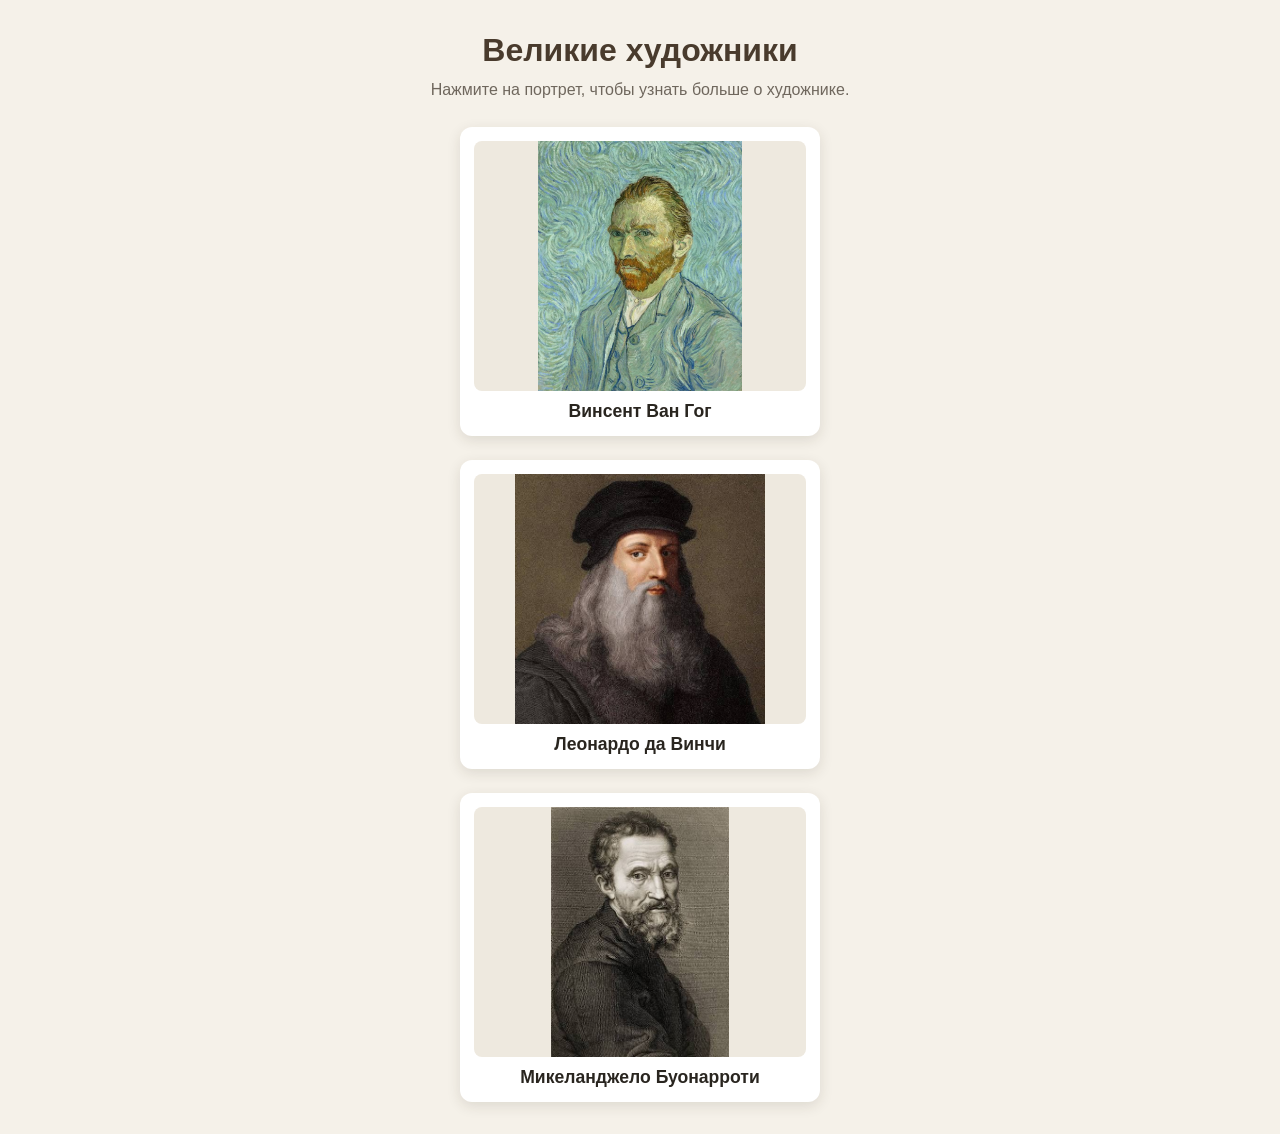
<file: site/index.html>
<!DOCTYPE html>
<html lang="ru">
<head>
  <meta charset="UTF-8">
  <meta name="viewport" content="width=device-width, initial-scale=1.0">
  <title>Великие художники</title>
  <link rel="stylesheet" href="style.css">
</head>
<body>
  <main class="gallery">
    <h1>Великие художники</h1>
    <p class="intro">Нажмите на портрет, чтобы узнать больше о художнике.</p>

    <nav class="artist-list" aria-label="Художники">
      <a class="artist-card" href="van-gogh.html">
        <img src="../photo/Ван Гог.jpg" alt="Портрет Винсента Ван Гога">
        <span>Винсент Ван Гог</span>
      </a>
      <a class="artist-card" href="leonardo.html">
        <img src="../photo/Леонардо да Винчи.jpg" alt="Портрет Леонардо да Винчи">
        <span>Леонардо да Винчи</span>
      </a>
      <a class="artist-card" href="michelangelo.html">
        <img src="../photo/Микеланджело.jpg" alt="Портрет Микеланджело Буонарроти">
        <span>Микеланджело Буонарроти</span>
      </a>
    </nav>
  </main>
</body>
</html>
</file>
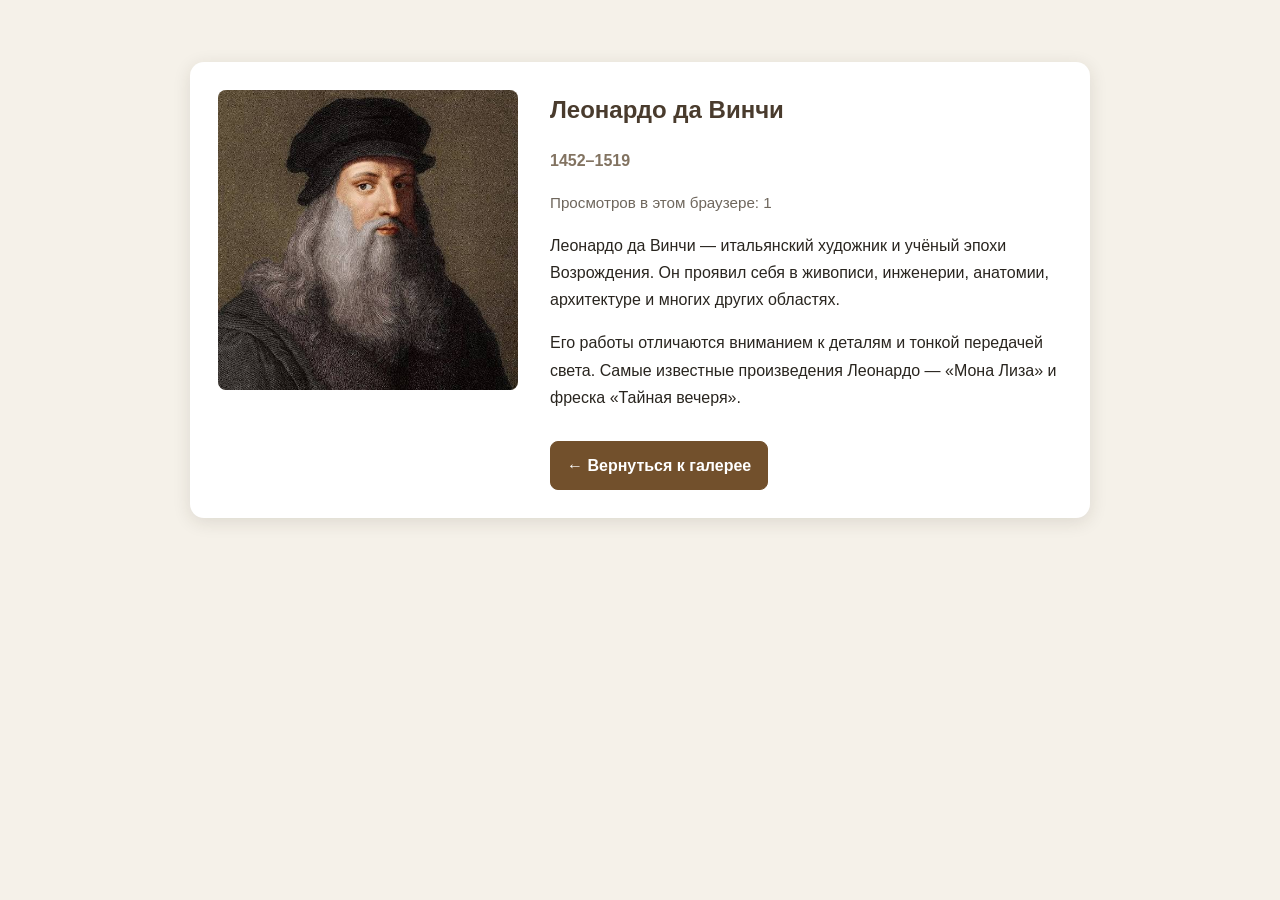
<file: site/leonardo.html>
<!DOCTYPE html>
<html lang="ru">
<head>
  <meta charset="UTF-8">
  <meta name="viewport" content="width=device-width, initial-scale=1.0">
  <title>Леонардо да Винчи</title>
  <link rel="stylesheet" href="style.css">
</head>
<body data-artist-id="leonardo">
  <main class="artist-page">
    <img class="portrait" src="../photo/Леонардо да Винчи.jpg" alt="Портрет Леонардо да Винчи">
    <article>
      <h1>Леонардо да Винчи</h1>
      <p class="dates">1452–1519</p>
      <p class="views">Просмотров в этом браузере: <span id="view-count">0</span></p>
      <p>Леонардо да Винчи — итальянский художник и учёный эпохи Возрождения. Он проявил себя в живописи, инженерии, анатомии, архитектуре и многих других областях.</p>
      <p>Его работы отличаются вниманием к деталям и тонкой передачей света. Самые известные произведения Леонардо — «Мона Лиза» и фреска «Тайная вечеря».</p>
      <a class="back-link" href="index.html">← Вернуться к галерее</a>
    </article>
  </main>
  <script src="views.js"></script>
</body>
</html>
</file>
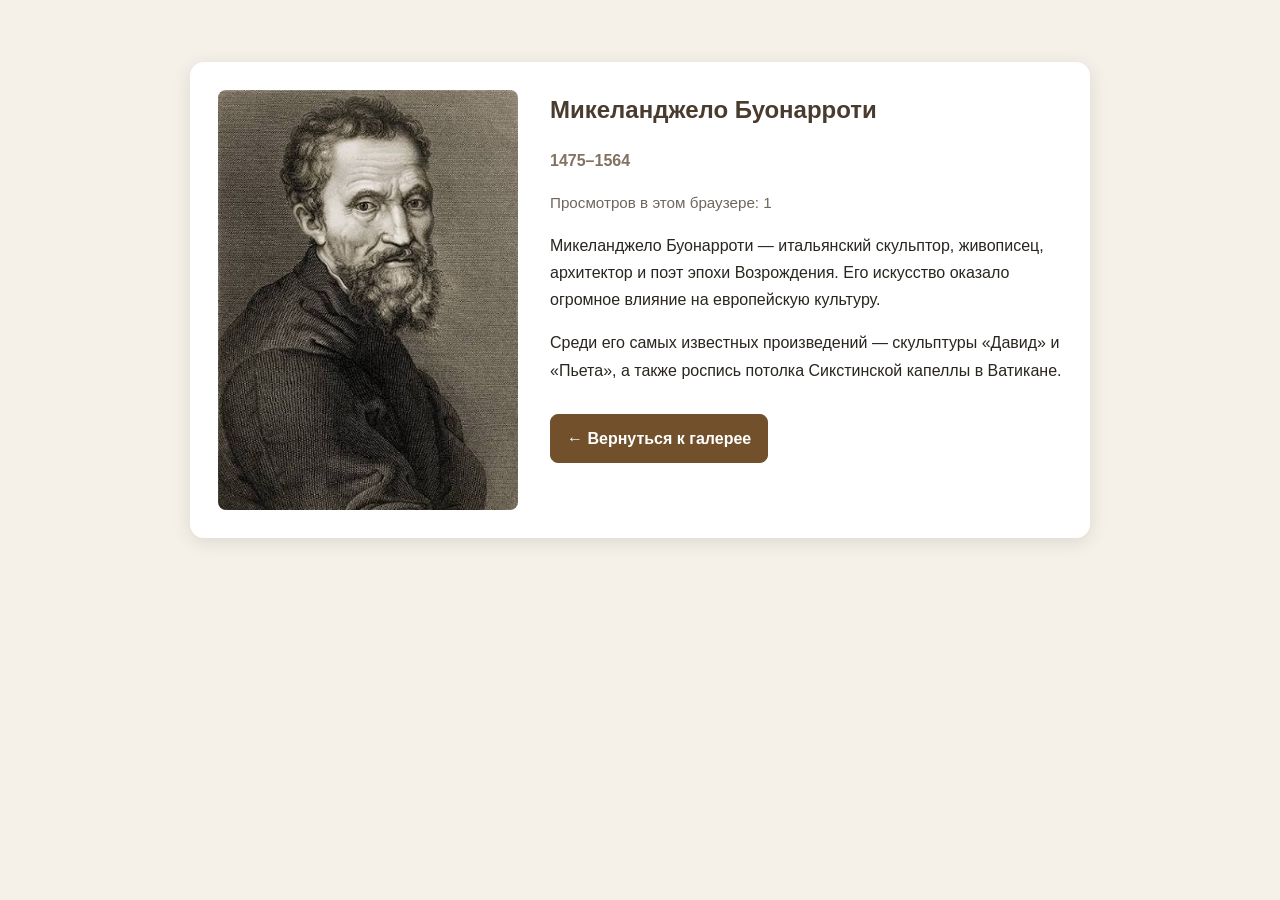
<file: site/michelangelo.html>
<!DOCTYPE html>
<html lang="ru">
<head>
  <meta charset="UTF-8">
  <meta name="viewport" content="width=device-width, initial-scale=1.0">
  <title>Микеланджело Буонарроти</title>
  <link rel="stylesheet" href="style.css">
</head>
<body data-artist-id="michelangelo">
  <main class="artist-page">
    <img class="portrait" src="../photo/Микеланджело.jpg" alt="Портрет Микеланджело Буонарроти">
    <article>
      <h1>Микеланджело Буонарроти</h1>
      <p class="dates">1475–1564</p>
      <p class="views">Просмотров в этом браузере: <span id="view-count">0</span></p>
      <p>Микеланджело Буонарроти — итальянский скульптор, живописец, архитектор и поэт эпохи Возрождения. Его искусство оказало огромное влияние на европейскую культуру.</p>
      <p>Среди его самых известных произведений — скульптуры «Давид» и «Пьета», а также роспись потолка Сикстинской капеллы в Ватикане.</p>
      <a class="back-link" href="index.html">← Вернуться к галерее</a>
    </article>
  </main>
  <script src="views.js"></script>
</body>
</html>
</file>
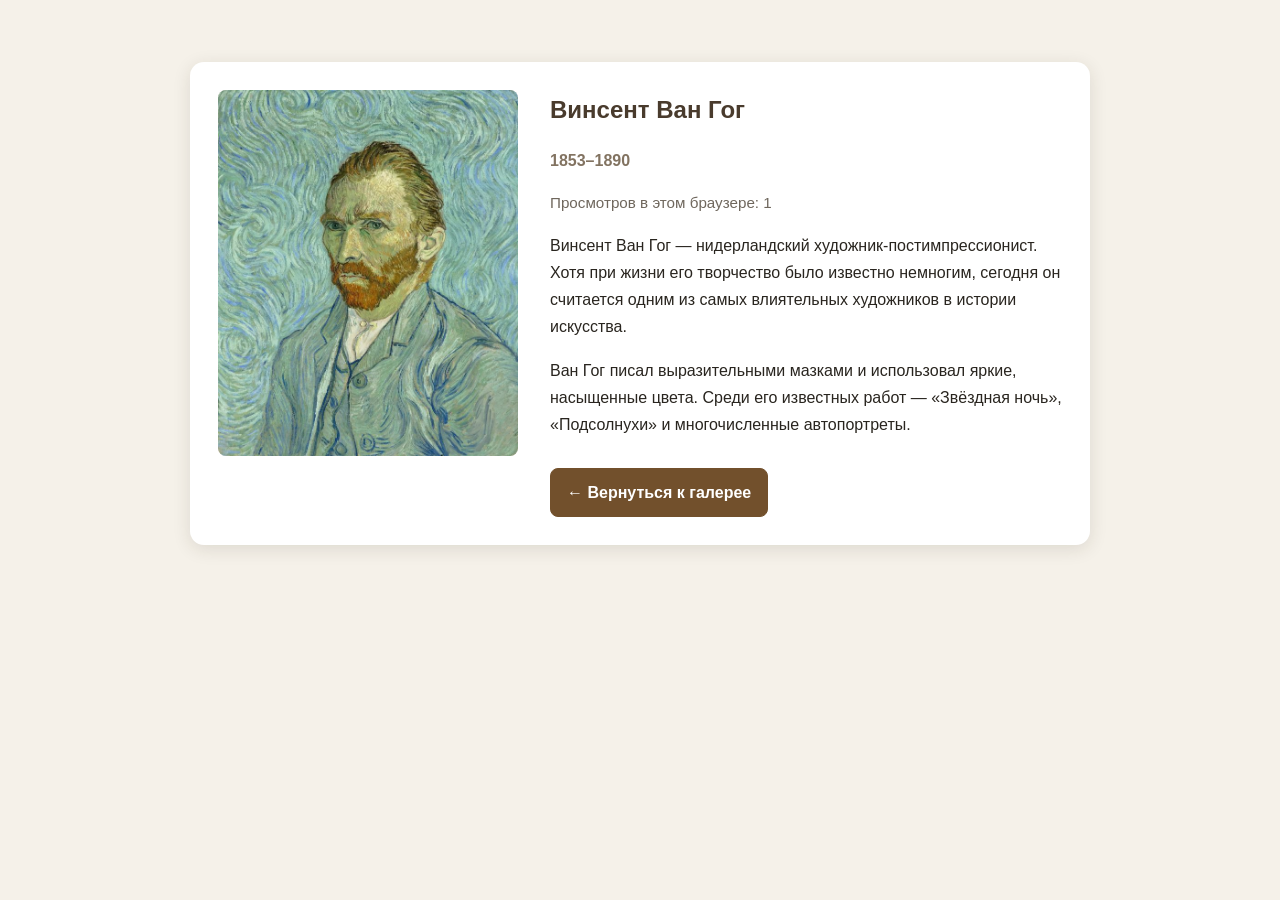
<file: site/van-gogh.html>
<!DOCTYPE html>
<html lang="ru">
<head>
  <meta charset="UTF-8">
  <meta name="viewport" content="width=device-width, initial-scale=1.0">
  <title>Винсент Ван Гог</title>
  <link rel="stylesheet" href="style.css">
</head>
<body data-artist-id="van-gogh">
  <main class="artist-page">
    <img class="portrait" src="../photo/Ван Гог.jpg" alt="Портрет Винсента Ван Гога">
    <article>
      <h1>Винсент Ван Гог</h1>
      <p class="dates">1853–1890</p>
      <p class="views">Просмотров в этом браузере: <span id="view-count">0</span></p>
      <p>Винсент Ван Гог — нидерландский художник-постимпрессионист. Хотя при жизни его творчество было известно немногим, сегодня он считается одним из самых влиятельных художников в истории искусства.</p>
      <p>Ван Гог писал выразительными мазками и использовал яркие, насыщенные цвета. Среди его известных работ — «Звёздная ночь», «Подсолнухи» и многочисленные автопортреты.</p>
      <a class="back-link" href="index.html">← Вернуться к галерее</a>
    </article>
  </main>
  <script src="views.js"></script>
</body>
</html>
</file>
<file: site/style.css>
* {
  box-sizing: border-box;
}

body {
  min-height: 100vh;
  margin: 0;
  padding: 32px 20px;
  color: #29251f;
  background: #f5f1e9;
  font-family: Arial, sans-serif;
}

.gallery {
  width: min(100%, 620px);
  margin: 0 auto;
  text-align: center;
}

h1 {
  margin: 0 0 12px;
  color: #493b2d;
}

.intro {
  margin: 0 0 28px;
  color: #6f675d;
}

.artist-list {
  display: flex;
  flex-direction: column;
  align-items: center;
  gap: 24px;
}

.artist-card {
  display: flex;
  width: min(100%, 360px);
  flex-direction: column;
  align-items: center;
  gap: 10px;
  padding: 14px;
  border-radius: 12px;
  color: inherit;
  background: #fff;
  box-shadow: 0 4px 14px rgb(52 41 28 / 12%);
  text-decoration: none;
  transition: transform 160ms ease, box-shadow 160ms ease;
}

.artist-card:hover,
.artist-card:focus-visible {
  transform: translateY(-3px);
  box-shadow: 0 8px 20px rgb(52 41 28 / 18%);
}

.artist-card img {
  display: block;
  width: 100%;
  height: 250px;
  border-radius: 8px;
  object-fit: contain;
  background: #eee9df;
}

.artist-card span {
  font-size: 1.1rem;
  font-weight: 700;
}

.artist-page {
  display: flex;
  width: min(100%, 900px);
  align-items: flex-start;
  gap: 32px;
  margin: 30px auto;
  padding: 28px;
  border-radius: 14px;
  background: #fff;
  box-shadow: 0 4px 18px rgb(52 41 28 / 12%);
}

.portrait {
  width: min(40%, 300px);
  max-height: 420px;
  border-radius: 8px;
  object-fit: contain;
  background: #eee9df;
}

.artist-page article {
  flex: 1;
  line-height: 1.7;
}

.artist-page h1 {
  margin-top: 0;
}

.dates {
  color: #827361;
  font-weight: 700;
}

.views {
  color: #6f675d;
  font-size: 0.95rem;
}

.back-link {
  display: inline-block;
  margin-top: 14px;
  padding: 10px 16px;
  border: 1px solid #72502c;
  border-radius: 8px;
  color: #fff;
  background: #72502c;
  font-weight: 700;
  text-decoration: none;
  transition: background-color 160ms ease, color 160ms ease;
}

.back-link:hover,
.back-link:focus-visible {
  color: #392714;
  background: #e9dfd1;
}

@media (max-width: 640px) {
  .artist-page {
    flex-direction: column;
    align-items: center;
    gap: 20px;
    margin: 0 auto;
    padding: 20px;
  }

  .portrait {
    width: min(100%, 300px);
    max-height: 340px;
  }

  .artist-page article {
    width: 100%;
  }
}
</file>
